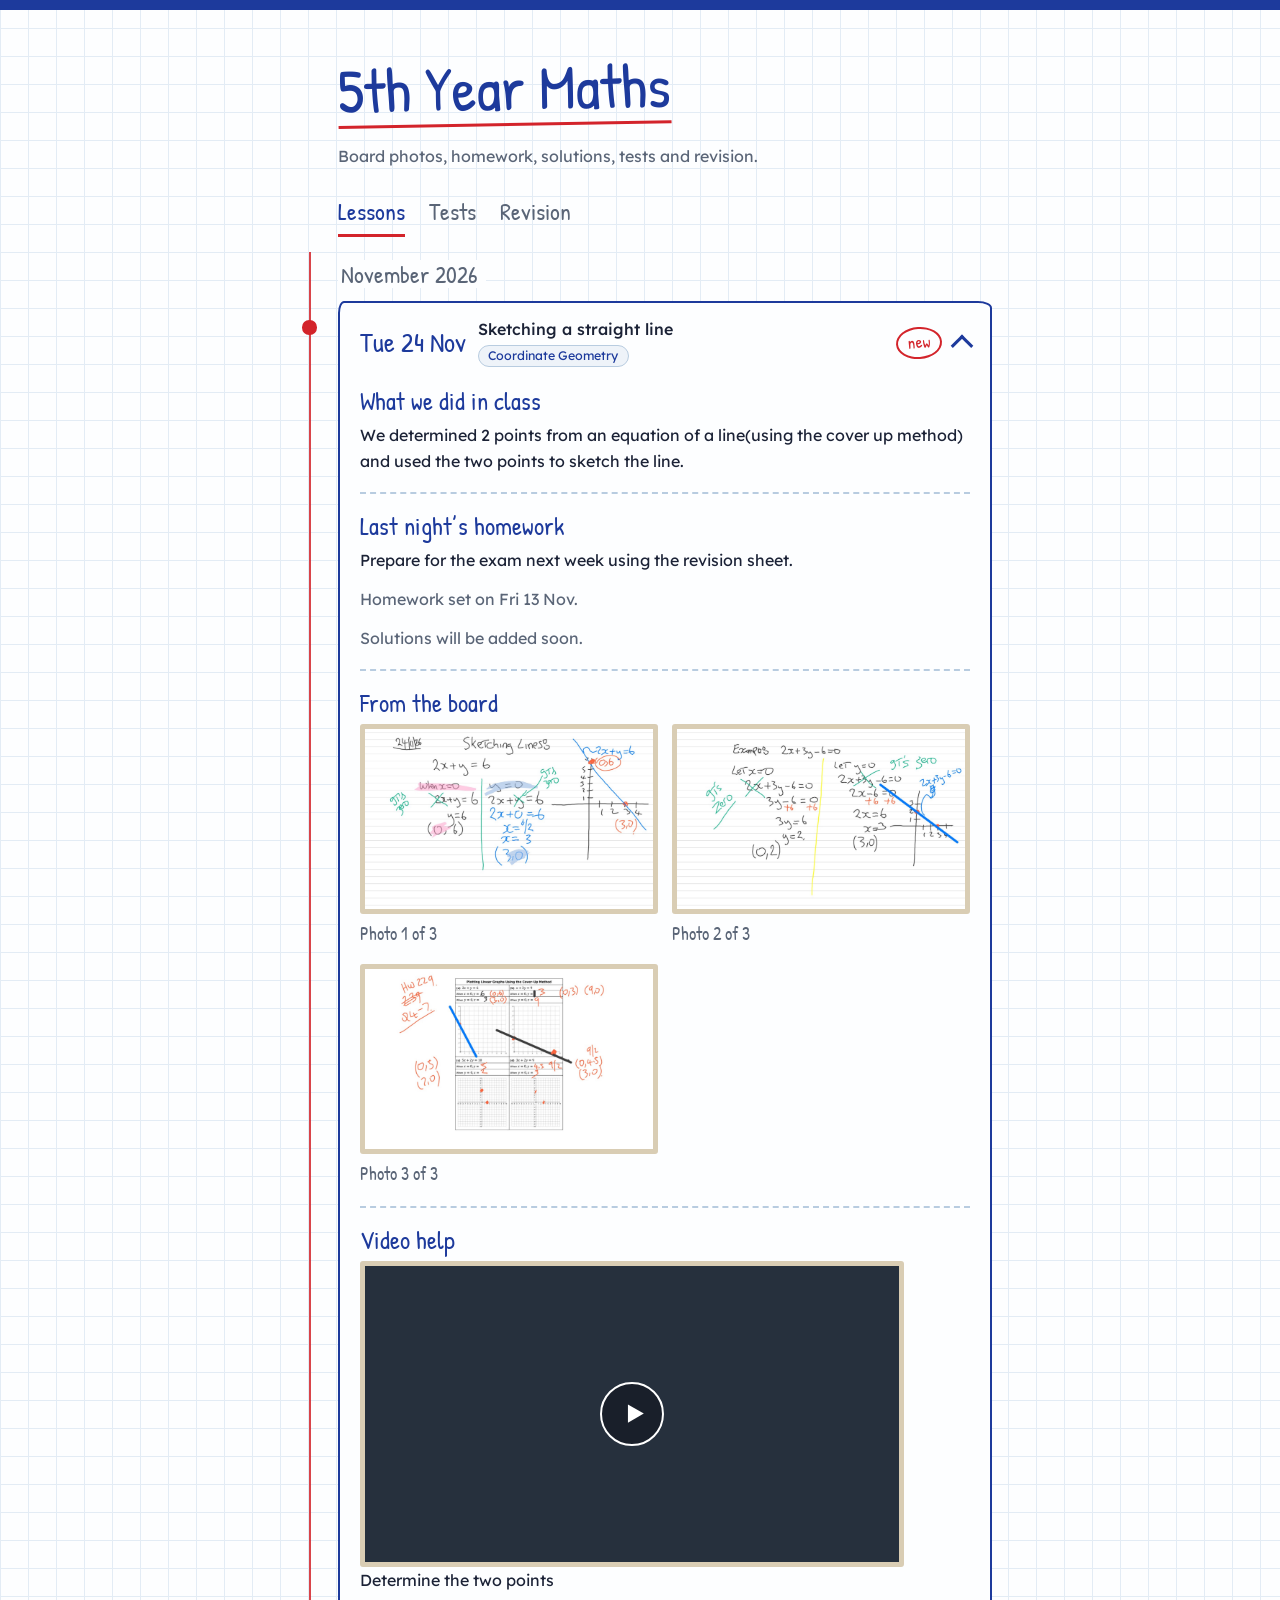
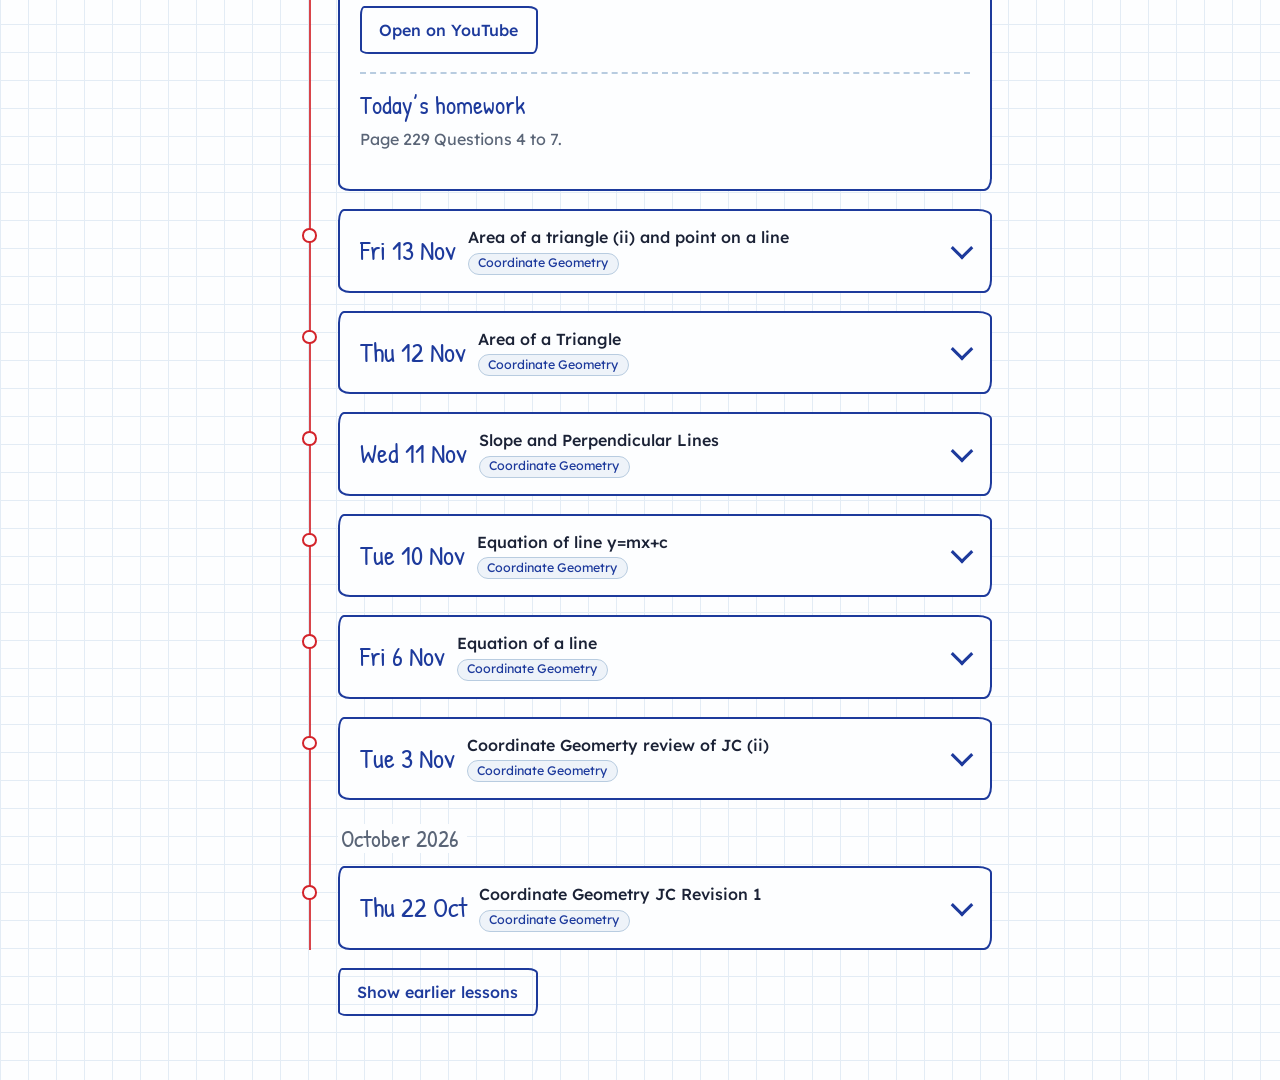
<file: index.html>
<!DOCTYPE html>
<html lang="en-GB">
<head>
<meta charset="utf-8">
<meta name="viewport" content="width=device-width, initial-scale=1, viewport-fit=cover">
<title>5th Year Maths</title>
<meta name="description" content="Board photos, homework, solutions and guided notes for 5th Year Maths.">
<link rel="icon" href="favicon.svg" type="image/svg+xml">
<link rel="preconnect" href="https://fonts.googleapis.com">
<link rel="preconnect" href="https://fonts.gstatic.com" crossorigin>
<link href="https://fonts.googleapis.com/css2?family=Lexend:wght@400;500&family=Patrick+Hand&display=swap" rel="stylesheet">
<link rel="stylesheet" href="style.css">
</head>
<body>
<main>
  <header>
    <h1><span id="siteTitle"></span></h1>
    <p id="siteIntro"></p>
  </header>
  <div class="tabs" id="tabs" role="tablist" aria-label="Sections"></div>
  <div id="view" role="tabpanel"></div>
  <noscript><p>This page needs JavaScript turned on to show the lessons.</p></noscript>
</main>

<dialog id="viewer" aria-label="Photo">
  <form method="dialog"><button class="btn">Close</button></form>
  <img id="viewerImg" alt="">
</dialog>

<script>
/* If something goes wrong, show what it was instead of a blank page. */
window.addEventListener("error", function (e) {
  var v = document.getElementById("view");
  if (!v || v.innerHTML.replace(/\s/g, "")) return;
  var m = (e && e.message ? e.message : "a file did not load properly. Check config.js and lessons.txt for a missing quote mark or bracket") + (e && e.filename ? " (" + e.filename.split("/").pop() + ", line " + e.lineno + ")" : "");
  v.innerHTML = '<p style="padding:1rem;border:2px solid #D3242B;background:#fff;color:#1B2236;font:1rem/1.5 system-ui,sans-serif">This page could not load. Please tell your teacher this message:<br><strong></strong></p>';
  v.querySelector("strong").textContent = m;
}, true);
</script>
<script src="config.js"></script>
<script src="app.js"></script>
</body>
</html>
</file>
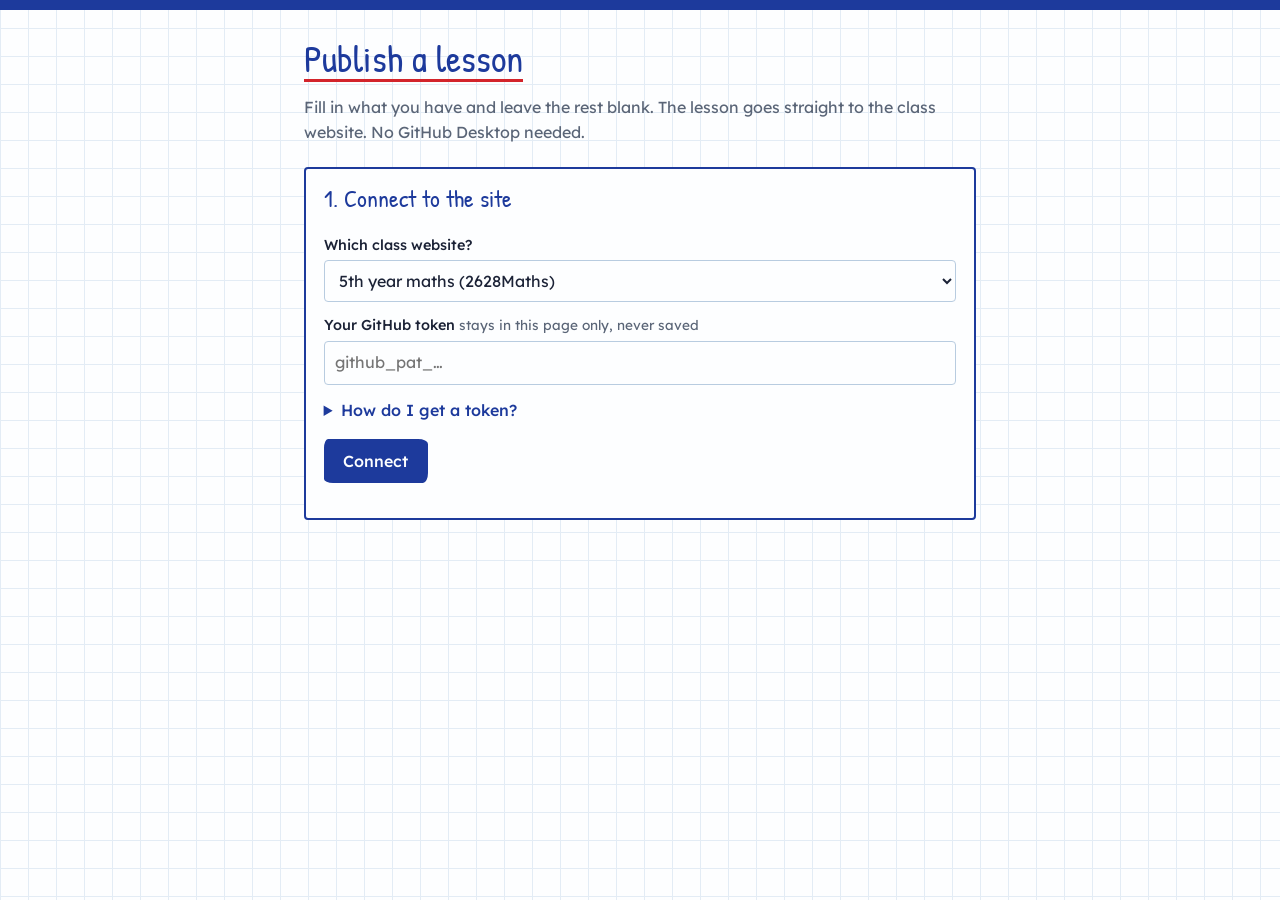
<file: teacher.html>
<!doctype html>
<html lang="en-GB">
<head>
<meta charset="utf-8">
<meta name="viewport" content="width=device-width, initial-scale=1">
<meta name="robots" content="noindex, nofollow">
<title>Publish a lesson</title>
<link rel="preconnect" href="https://fonts.googleapis.com">
<link href="https://fonts.googleapis.com/css2?family=Lexend:wght@400;500&family=Patrick+Hand&display=swap" rel="stylesheet">
<style>
:root{--ink:#1D3A9C;--pen:#D3242B;--paper:#FDFEFF;--grid:#E3ECF5;--text:#1B2236;--muted:#5A6577;--rule:#B8CCE0;--tint:#EEF3F9;--good:#1c6b3a;
 --hand:"Patrick Hand","Bradley Hand",cursive;--sans:"Lexend",system-ui,sans-serif}
@media (prefers-color-scheme:dark){:root{--ink:#A9BCFF;--pen:#FF7B80;--paper:#141A24;--grid:#1E2837;--text:#E6EAF2;--muted:#9AA5B8;--rule:#34445C;--tint:#1E2837;--good:#7fd69a}}
*{box-sizing:border-box}
body{margin:0;background-color:var(--paper);background-image:linear-gradient(var(--grid) 1px,transparent 1px),linear-gradient(90deg,var(--grid) 1px,transparent 1px);background-size:28px 28px;color:var(--text);font:1rem/1.55 var(--sans);border-top:10px solid var(--ink)}
main{max-width:44rem;margin:0 auto;padding:1.5rem 1rem 4rem}
h1{font:400 2.4rem/1.1 var(--hand);color:var(--ink);margin:.2rem 0 .3rem;display:inline-block;border-bottom:3px solid var(--pen)}
.sub{color:var(--muted);margin:.5rem 0 1.4rem}
.card{background:var(--paper);border:2px solid var(--ink);border-radius:4px;padding:1rem 1.1rem 1.2rem;margin-bottom:1.1rem}
h2{font:400 1.5rem/1.15 var(--hand);color:var(--ink);margin:0 0 .5rem}
label{display:block;font-weight:500;font-size:.9rem;margin:.8rem 0 .25rem}
.hint{color:var(--muted);font-size:.85rem;font-weight:400}
input[type=text],input[type=date],input[type=password],select,textarea{width:100%;font:inherit;color:var(--text);background:var(--paper);border:1.5px solid var(--rule);border-radius:4px;padding:.55rem .65rem}
textarea{min-height:5rem;resize:vertical}
input:focus,select:focus,textarea:focus,button:focus-visible{outline:3px solid var(--pen);outline-offset:1px}
.row{display:flex;gap:.6rem;flex-wrap:wrap}.row>*{flex:1 1 12rem}
.check{display:flex;gap:.6rem;align-items:flex-start;font-weight:400;margin-top:1rem}
.check input{margin-top:.3rem;width:1.1rem;height:1.1rem}
button{font:500 1rem var(--sans);cursor:pointer;min-height:44px;padding:.3rem 1.1rem;background:transparent;color:var(--ink);border:2px solid var(--ink);border-radius:4px 10px 5px 9px/9px 5px 10px 4px}
button:hover{background:var(--ink);color:var(--paper)}
button:disabled{opacity:.5;cursor:default}
button.main{background:var(--ink);color:var(--paper)}button.main:hover:not(:disabled){background:transparent;color:var(--ink)}
button.small{min-height:34px;font-size:.85rem;padding:.1rem .7rem}
.drop{border:2px dashed var(--rule);border-radius:6px;padding:1.2rem;text-align:center;color:var(--muted);background:var(--tint);cursor:pointer}
.drop.over{border-color:var(--pen);background:var(--paper)}
.thumbs{display:grid;grid-template-columns:repeat(auto-fill,minmax(8.5rem,1fr));gap:.7rem;margin-top:.8rem}
.thumb{border:1.5px solid var(--rule);border-radius:4px;padding:.4rem;background:var(--paper);font-size:.78rem;word-break:break-all}
.thumb img{width:100%;height:6rem;object-fit:cover;border-radius:3px;display:block;background:var(--tint)}
.thumb .ph{height:6rem;display:grid;place-items:center;background:var(--tint);border-radius:3px;color:var(--muted)}
.thumb .acts{display:flex;gap:.25rem;margin-top:.35rem}.thumb .acts button{min-height:30px;padding:0 .5rem;font-size:.8rem;flex:1}
.msg{padding:.7rem .9rem;border-radius:4px;margin:.8rem 0;border:1.5px solid var(--pen)}
.msg.ok{border-color:var(--good)}
details{margin-top:.8rem}summary{cursor:pointer;color:var(--ink);font-weight:500}
details ol{margin:.5rem 0 0;padding-left:1.3rem}details li{margin:.3rem 0}
pre{white-space:pre-wrap;word-break:break-word;background:var(--tint);border:1.5px solid var(--rule);border-radius:4px;padding:.8rem;font:.88rem/1.5 ui-monospace,Menlo,monospace}
.progress{color:var(--muted);min-height:1.5em}
[hidden]{display:none!important}
</style>
</head>
<body>
<main>
<h1>Publish a lesson</h1>
<p class="sub">Fill in what you have and leave the rest blank. The lesson goes straight to the class website. No GitHub Desktop needed.</p>

<div class="card" id="connectCard">
  <h2>1. Connect to the site</h2>
  <div class="row">
    <div><label for="repo">Which class website?</label>
      <select id="repo" aria-label="Class website">
        <option value="alanhere/2628Maths">5th year maths (2628Maths)</option>
        <option value="alanhere/mathsJC2027">3rd year maths (mathsJC2027)</option>
        <option value="alanhere/MathsJC2028">2nd year HL maths (MathsJC2028)</option>
        <option value="__other__">Another site…</option>
      </select></div>
    <div id="otherWrap" hidden><label for="other">Owner and repository</label><input type="text" id="other" placeholder="alanhere/YourRepo" autocomplete="off"></div>
  </div>
  <label for="token">Your GitHub token <span class="hint">stays in this page only, never saved</span></label>
  <input type="password" id="token" autocomplete="current-password" placeholder="github_pat_…">
  <details>
    <summary>How do I get a token?</summary>
    <ol>
      <li>Sign in to github.com, click your picture, then <strong>Settings</strong>.</li>
      <li>Scroll down to <strong>Developer settings</strong>, then <strong>Personal access tokens</strong>, then <strong>Fine-grained tokens</strong>, then <strong>Generate new token</strong>.</li>
      <li>Name it “Lesson publisher”. Set the expiry to a year.</li>
      <li>Under <strong>Repository access</strong> choose <strong>Only select repositories</strong> and tick your class websites.</li>
      <li>Under <strong>Permissions</strong>, then <strong>Repository permissions</strong>, set <strong>Contents</strong> to <strong>Read and write</strong>.</li>
      <li>Click <strong>Generate token</strong> and copy it (it starts github_pat_). You only see it once, so keep it in a password manager.</li>
    </ol>
  </details>
  <p><button type="button" class="main" id="connect">Connect</button></p>
  <div id="connMsg" class="msg" hidden></div>
</div>

<div id="form" hidden>
  <div class="card">
    <h2>2. The lesson</h2>
    <div class="row">
      <div><label for="date">Date</label><input type="date" id="date"></div>
      <div style="flex:3 1 16rem"><label for="title">Title <span class="hint">(required)</span></label><input type="text" id="title" placeholder="Solving simultaneous equations" autocomplete="off"></div>
    </div>
    <label for="topic">Topic <span class="hint">optional, a small tag under the title. Pick one you have used, or type a new one</span></label>
    <input type="text" id="topic" list="topics" autocomplete="off" placeholder="Algebra">
    <datalist id="topics"></datalist>
    <div id="dupe" class="msg" hidden></div>
    <label for="summary">What we did in class <span class="hint">one or two sentences</span></label>
    <textarea id="summary"></textarea>
  </div>

  <div class="card">
    <h2>Homework</h2>
    <label for="hwdesc">Today’s homework <span class="hint">for example Exercise 7C, questions 1 to 10</span></label>
    <input type="text" id="hwdesc" autocomplete="off">
    <label for="hwlink">Link to today’s homework <span class="hint">Google Drive share link</span></label>
    <input type="text" id="hwlink" autocomplete="off">
    <label for="solutions">Link to last night’s solutions <span class="hint">can be added later</span></label>
    <input type="text" id="solutions" autocomplete="off">
    <label class="check"><input type="checkbox" id="hidehw"><span>Hide the “Last night’s homework” box on this lesson</span></label>
  </div>

  <div class="card">
    <h2>From the board</h2>
    <div class="drop" id="drop" tabindex="0" role="button">Drop photos or a board PDF here, or click to choose<br><span class="hint">Photos are shrunk and named with the date. Each page of a PDF becomes a picture.</span></div>
    <input type="file" id="files" accept="image/*,.heic,.heif,.pdf" multiple hidden>
    <p class="hint" id="fileStatus" role="status" aria-live="polite"></p>
    <div class="thumbs" id="thumbs"></div>
  </div>

  <div class="card">
    <h2>Video help and exit quiz</h2>
    <div id="vids"></div>
    <p><button type="button" class="small" id="addvid">+ Add another video</button> <span class="hint">up to 3</span></p>
    <label for="exitquiz">Exit quiz link <span class="hint">isaacscience.org, leave blank if none</span></label>
    <input type="text" id="exitquiz" autocomplete="off">
  </div>

  <div id="err" class="msg" hidden></div>
  <p class="progress" id="progress" role="status" aria-live="polite"></p>
  <button type="button" class="main" id="publish">Publish lesson to the website</button>
</div>

<div id="done" hidden>
  <div class="card">
    <h2>Lesson published</h2>
    <p id="doneMsg"></p>
    <pre id="block"></pre>
    <p class="hint">The website updates in a minute or two. Refresh with Cmd+Shift+R if you do not see it straight away.</p>
    <div class="row">
      <button type="button" class="main" id="viewSite">View the website</button>
      <button type="button" id="another">Publish another lesson</button>
    </div>
  </div>
</div>
</main>

<script>
(function () {
  "use strict";
  var $ = function (id) { return document.getElementById(id); };
  var S = { owner: "", repo: "", branch: "main", dates: [] };
  var files = [];            /* { blob, name, isPdf, url } */
  var vidCount = 0, topicTouched = false;
  var MAX_TOTAL = 40 * 1024 * 1024;

  /* ---------- small helpers ---------- */
  function today() {
    var d = new Date();
    return d.getFullYear() + "-" + ("0" + (d.getMonth() + 1)).slice(-2) + "-" + ("0" + d.getDate()).slice(-2);
  }
  function one(s) { return String(s || "").replace(/\s+/g, " ").trim(); }
  function show(el, text, ok) { el.textContent = text || ""; el.hidden = !text; el.classList.toggle("ok", !!ok); }
  function store(k, v) { try { localStorage.setItem(k, v); } catch (e) {} }
  function fetchStore(k) { try { return localStorage.getItem(k) || ""; } catch (e) { return ""; } }

  /* ---------- GitHub ---------- */
  function headers(raw) {
    return {
      "Accept": raw ? "application/vnd.github.raw+json" : "application/vnd.github+json",
      "Authorization": "Bearer " + $("token").value.trim(),
      "X-GitHub-Api-Version": "2022-11-28"
    };
  }
  function explain(status, detail) {
    if (status === 401) return "GitHub did not accept that token. Check you copied all of it, and that it has not expired.";
    if (status === 403) return "GitHub says this token is not allowed to do that. Check the token has Contents set to Read and write for this repository.";
    if (status === 404) return "GitHub cannot find that repository with this token. Check the name, and that the token includes this repository.";
    if (status === 422) return "The website changed while you were working. Click Publish again.";
    return "GitHub said: " + (detail || status);
  }
  async function api(path, method, body) {
    var opts = { method: method || "GET", headers: headers(false), cache: "no-store" };
    if (body) { opts.headers["Content-Type"] = "application/json"; opts.body = JSON.stringify(body); }
    var res = await fetch("https://api.github.com" + path, opts);
    if (!res.ok) {
      var d = ""; try { d = (await res.json()).message || ""; } catch (e) {}
      var err = new Error(explain(res.status, d)); err.status = res.status; throw err;
    }
    return res.json();
  }
  async function readText(path) {
    var res = await fetch("https://api.github.com/repos/" + S.owner + "/" + S.repo + "/contents/" + path + "?ref=" + encodeURIComponent(S.branch) + "&t=" + Date.now(),
      { headers: headers(true), cache: "no-store" });
    if (res.status === 404) return null;
    if (!res.ok) { var err = new Error(explain(res.status)); err.status = res.status; throw err; }
    return res.text();
  }
  async function listDir(dir) {
    try {
      var list = await api("/repos/" + S.owner + "/" + S.repo + "/contents/" + dir + "?ref=" + encodeURIComponent(S.branch) + "&t=" + Date.now());
      return Array.isArray(list) ? list.map(function (x) { return x.name; }) : [];
    } catch (e) { if (e.status === 404) return []; throw e; }
  }
  function repoName() {
    var v = $("repo").value;
    if (v === "__other__") v = $("other").value.trim();
    var m = v.match(/^([\w.-]+)\/([\w.-]+)$/);
    return m ? { owner: m[1], repo: m[2] } : null;
  }

  /* ---------- connect ---------- */
  function readLessons(text) {
    var dates = [], topics = [], last = null, cur = null;
    text.replace(/\r/g, "").split("\n").forEach(function (raw) {
      var line = raw.trim();
      if (!line || line[0] === "#") return;
      var m = line.match(/^([A-Za-z][A-Za-z0-9-]*)\s*:\s*(.*)$/);
      if (!m) return;
      var k = m[1].toLowerCase(), v = m[2];
      if (k === "date") { cur = { date: v.trim(), title: "" }; dates.push(cur.date); if (!last || cur.date >= last.date) last = cur; }
      else if (k === "title" && cur && !cur.title) cur.title = v.trim();
      else if (k === "topic" && v.trim() && topics.indexOf(v.trim()) < 0) topics.push(v.trim());
    });
    return { dates: dates, topics: topics, last: last };
  }
  function checkDupe() {
    var d = $("date").value, e = $("dupe");
    show(e, d && S.dates.indexOf(d) >= 0 ? "There is already a lesson dated " + d + ". Publishing will add another one for the same day." : "");
  }
  async function connect() {
    var r = repoName();
    show($("connMsg"), "");
    if (!r) return show($("connMsg"), "Type the repository as owner/name, for example alanhere/2628Maths.");
    if (!$("token").value.trim()) return show($("connMsg"), "Paste your GitHub token first.");
    var btn = $("connect"); btn.disabled = true; btn.textContent = "Connecting…";
    try {
      S.owner = r.owner; S.repo = r.repo;
      var info = await api("/repos/" + r.owner + "/" + r.repo);
      S.branch = info.default_branch || "main";
      var lessons = await readText("lessons.txt");
      if (lessons === null) throw new Error("That repository has no lessons.txt, so it does not look like one of the class websites.");
      var cfg = (await readText("config.js")) || "";
      var t = cfg.match(/title:\s*"([^"]*)"/);
      var parsed = readLessons(lessons);
      S.dates = parsed.dates;
      var dl = $("topics"); dl.innerHTML = "";
      parsed.topics.forEach(function (x) { var o = document.createElement("option"); o.value = x; dl.appendChild(o); });
      if (!topicTouched) $("topic").value = parsed.topics[0] || "";
      store("lessonPublisherRepo", $("repo").value === "__other__" ? "__other__:" + $("other").value.trim() : $("repo").value);
      show($("connMsg"), "Connected to " + (t ? t[1] : r.repo) + ". " + (parsed.last ? "Latest lesson: " + parsed.last.date + (parsed.last.title ? " – " + parsed.last.title : "") + "." : "No lessons yet."), true);
      $("form").hidden = false;
      checkDupe();
    } catch (e) {
      show($("connMsg"), e.message || "Could not connect. Check your internet and try again.");
      $("form").hidden = true;
    }
    btn.disabled = false; btn.textContent = "Connect";
  }
  $("connect").addEventListener("click", connect);
  $("token").addEventListener("keydown", function (e) { if (e.key === "Enter") connect(); });
  $("repo").addEventListener("change", function () { $("otherWrap").hidden = $("repo").value !== "__other__"; $("form").hidden = true; });
  $("date").addEventListener("change", checkDupe);
  $("topic").addEventListener("input", function () { topicTouched = true; });

  /* ---------- videos ---------- */
  function addVideo() {
    if (vidCount >= 3) return;
    vidCount++;
    var d = document.createElement("div");
    d.innerHTML = '<label for="vid' + vidCount + '">Video ' + vidCount + ' link <span class="hint">YouTube. You can write a title first: Worked answers | https://…</span></label><input type="text" class="vid" id="vid' + vidCount + '" autocomplete="off">';
    $("vids").appendChild(d);
    if (vidCount >= 3) $("addvid").hidden = true;
  }
  $("addvid").addEventListener("click", addVideo);

  /* ---------- pictures ---------- */
  function toJpeg(canvas, q) {
    return new Promise(function (res) { canvas.toBlob(res, "image/jpeg", q); });
  }
  async function loadBitmap(file) {
    if (window.createImageBitmap) {
      try { return await createImageBitmap(file, { imageOrientation: "from-image" }); } catch (e) {}
    }
    return new Promise(function (res, rej) {
      var img = new Image(), u = URL.createObjectURL(file);
      img.onload = function () { res(img); };
      img.onerror = function () { rej(new Error("unreadable")); };
      img.src = u;
    });
  }
  async function shrinkPhoto(file) {
    var bmp = await loadBitmap(file);
    var w = bmp.width || bmp.naturalWidth, h = bmp.height || bmp.naturalHeight;
    var k = Math.min(1, 1600 / Math.max(w, h));
    var c = document.createElement("canvas"); c.width = Math.round(w * k); c.height = Math.round(h * k);
    var ctx = c.getContext("2d"); ctx.fillStyle = "#fff"; ctx.fillRect(0, 0, c.width, c.height);
    ctx.drawImage(bmp, 0, 0, c.width, c.height);
    return toJpeg(c, 0.7);
  }

  var PDFJS = "https://cdnjs.cloudflare.com/ajax/libs/pdf.js/3.11.174/", pdfReady = null;
  function loadPdfJs() {
    if (pdfReady) return pdfReady;
    pdfReady = new Promise(function (res, rej) {
      var s = document.createElement("script");
      s.src = PDFJS + "pdf.min.js";
      s.onload = function () {
        fetch(PDFJS + "pdf.worker.min.js").then(function (r) { return r.text(); }).then(function (txt) {
          window.pdfjsLib.GlobalWorkerOptions.workerSrc = URL.createObjectURL(new Blob([txt], { type: "text/javascript" }));
          res(window.pdfjsLib);
        }).catch(rej);
      };
      s.onerror = function () { rej(new Error("load")); };
      document.head.appendChild(s);
    });
    pdfReady.catch(function () { pdfReady = null; });
    return pdfReady;
  }
  async function pdfToPictures(file, say) {
    var lib = await loadPdfJs();
    var doc = await lib.getDocument({ data: await file.arrayBuffer() }).promise;
    var total = Math.min(doc.numPages, 20), out = [];
    for (var n = 1; n <= total; n++) {
      say("Turning " + file.name + " into pictures: page " + n + " of " + total + "…");
      var page = await doc.getPage(n);
      var v1 = page.getViewport({ scale: 1 });
      var vp = page.getViewport({ scale: 1600 / Math.max(v1.width, v1.height) });
      var c = document.createElement("canvas"); c.width = Math.round(vp.width); c.height = Math.round(vp.height);
      var ctx = c.getContext("2d"); ctx.fillStyle = "#fff"; ctx.fillRect(0, 0, c.width, c.height);
      await page.render({ canvasContext: ctx, viewport: vp }).promise;
      out.push(await toJpeg(c, 0.8));
    }
    return { blobs: out, skipped: doc.numPages - total };
  }

  function push(blob, name, isPdf) { files.push({ blob: blob, name: name, isPdf: isPdf, url: isPdf ? "" : URL.createObjectURL(blob) }); }
  async function addFiles(list) {
    var st = $("fileStatus"), notes = [];
    for (var i = 0; i < list.length; i++) {
      var f = list[i];
      var isPdf = /\.pdf$/i.test(f.name) || f.type === "application/pdf";
      try {
        if (isPdf) {
          try {
            var r = await pdfToPictures(f, function (m) { st.textContent = m; });
            r.blobs.forEach(function (b, k) { push(b, f.name.replace(/\.pdf$/i, "") + "-page-" + (k + 1) + ".jpg", false); });
            notes.push("Turned " + f.name + " into " + r.blobs.length + " picture(s)." + (r.skipped ? " Only the first 20 pages were used." : ""));
          } catch (e) {
            push(f, f.name, true);
            notes.push("Could not turn " + f.name + " into pictures, so it will be saved as a PDF instead.");
          }
        } else {
          st.textContent = "Shrinking " + f.name + "…";
          push(await shrinkPhoto(f), f.name, false);
        }
      } catch (e) {
        notes.push("Could not read " + f.name + ". If it is a HEIC photo, try Safari, or export it as a JPEG first.");
      }
      drawThumbs();
    }
    st.textContent = notes.join(" ");
    drawThumbs();
  }
  function drawThumbs() {
    var t = $("thumbs"); t.innerHTML = ""; var p = 0;
    files.forEach(function (x, i) {
      var d = document.createElement("div"); d.className = "thumb";
      var pic;
      if (x.isPdf) { pic = document.createElement("div"); pic.className = "ph"; pic.textContent = "PDF"; }
      else { pic = document.createElement("img"); pic.alt = ""; pic.src = x.url; }
      d.appendChild(pic);
      var lab = document.createElement("div"); if (!x.isPdf) p++;
      lab.textContent = x.isPdf ? "Board PDF" : "Photo " + p; d.appendChild(lab);
      var a = document.createElement("div"); a.className = "acts";
      function btn(txt, label, fn) { var b = document.createElement("button"); b.type = "button"; b.textContent = txt; b.setAttribute("aria-label", label); b.onclick = fn; a.appendChild(b); }
      btn("←", "Move earlier", function () { if (i > 0) { var y = files[i - 1]; files[i - 1] = files[i]; files[i] = y; drawThumbs(); } });
      btn("→", "Move later", function () { if (i < files.length - 1) { var y = files[i + 1]; files[i + 1] = files[i]; files[i] = y; drawThumbs(); } });
      btn("✕", "Remove", function () { files.splice(i, 1); drawThumbs(); });
      d.appendChild(a); t.appendChild(d);
    });
  }
  var drop = $("drop");
  drop.addEventListener("click", function () { $("files").click(); });
  drop.addEventListener("keydown", function (e) { if (e.key === "Enter" || e.key === " ") { e.preventDefault(); $("files").click(); } });
  $("files").addEventListener("change", function (e) { addFiles(Array.prototype.slice.call(e.target.files)); e.target.value = ""; });
  ["dragenter", "dragover"].forEach(function (n) { drop.addEventListener(n, function (e) { e.preventDefault(); drop.classList.add("over"); }); });
  ["dragleave", "drop"].forEach(function (n) { drop.addEventListener(n, function (e) { e.preventDefault(); drop.classList.remove("over"); }); });
  drop.addEventListener("drop", function (e) { addFiles(Array.prototype.slice.call(e.dataTransfer.files)); });
  window.addEventListener("dragover", function (e) { e.preventDefault(); });
  window.addEventListener("drop", function (e) { e.preventDefault(); });

  function toB64(blob) {
    return new Promise(function (res, rej) {
      var r = new FileReader();
      r.onload = function () { res(String(r.result).split(",")[1] || ""); };
      r.onerror = rej; r.readAsDataURL(blob);
    });
  }

  /* ---------- publish ---------- */
  function buildBlock(date, boards, photos) {
    var L = ["date: " + date, "title: " + one($("title").value)];
    if (one($("topic").value)) L.push("topic: " + one($("topic").value));
    if (one($("summary").value)) L.push("summary: " + one($("summary").value));
    var hd = one($("hwdesc").value), hl = one($("hwlink").value);
    if (hd && hl) L.push("homework: " + hd + " | " + hl); else if (hd || hl) L.push("homework: " + (hl || hd));
    boards.forEach(function (b) { L.push("board: " + b); });
    if (photos.length) L.push("photos: " + photos.join(", "));
    if (one($("solutions").value)) L.push("solutions: " + one($("solutions").value));
    if ($("hidehw").checked) L.push("hidehomework: yes");
    Array.prototype.slice.call(document.querySelectorAll(".vid")).map(function (i) { return one(i.value); }).filter(Boolean).slice(0, 3)
      .forEach(function (v) { L.push("video: " + v); });
    if (one($("exitquiz").value)) L.push("exitquiz: " + one($("exitquiz").value));
    return L.join("\n");
  }
  async function publish() {
    var err = $("err"), prog = $("progress"); show(err, "");
    var date = $("date").value;
    if (!/^\d{4}-\d{2}-\d{2}$/.test(date)) return show(err, "Choose the lesson date.");
    if (!one($("title").value)) { $("title").focus(); return show(err, "A lesson needs a title."); }
    var total = files.reduce(function (n, f) { return n + f.blob.size; }, 0);
    if (total > MAX_TOTAL) return show(err, "The pictures add up to more than 40 MB. Remove some, or use fewer pages.");
    var btn = $("publish"); btn.disabled = true;
    try {
      var base = "/repos/" + S.owner + "/" + S.repo;
      prog.textContent = "Checking the website for changes…";
      var ref = await api(base + "/git/ref/heads/" + S.branch.split("/").map(encodeURIComponent).join("/"));
      var parentSha = ref.object.sha;
      var parent = await api(base + "/git/commits/" + parentSha);
      var lessons = await readText("lessons.txt");
      if (lessons === null) throw new Error("lessons.txt has gone missing from the repository.");
      var photoNames = await listDir("photos"), boardNames = await listDir("board");

      var n = photoNames.filter(function (x) { return new RegExp("^" + date + "-\\d+\\.jpg$").test(x); }).length;
      var photos = [], boards = [], entries = [];
      for (var i = 0; i < files.length; i++) {
        var f = files[i], path, name;
        prog.textContent = "Uploading " + (i + 1) + " of " + files.length + "…";
        if (f.isPdf) {
          var bn = 1; name = date + ".pdf";
          while (boardNames.indexOf(name) >= 0 || boards.indexOf(name) >= 0) { bn++; name = date + "-" + bn + ".pdf"; }
          boards.push(name); path = "board/" + name;
        } else {
          n++; name = date + "-" + n + ".jpg";
          photos.push(name); path = "photos/" + name;
        }
        var blob = await api(base + "/git/blobs", "POST", { content: await toB64(f.blob), encoding: "base64" });
        entries.push({ path: path, mode: "100644", type: "blob", sha: blob.sha });
      }
      var block = buildBlock(date, boards, photos);
      var next = lessons + (lessons && !/\n$/.test(lessons) ? "\n" : "") + "\n" + block + "\n";
      var lb = await api(base + "/git/blobs", "POST", { content: next, encoding: "utf-8" });
      entries.push({ path: "lessons.txt", mode: "100644", type: "blob", sha: lb.sha });

      prog.textContent = "Publishing…";
      var tree = await api(base + "/git/trees", "POST", { base_tree: parent.tree.sha, tree: entries });
      var commit = await api(base + "/git/commits", "POST", { message: "Add lesson: " + date + " - " + one($("title").value), tree: tree.sha, parents: [parentSha] });
      await api(base + "/git/refs/heads/" + S.branch.split("/").map(encodeURIComponent).join("/"), "PATCH", { sha: commit.sha, force: false });

      S.dates.push(date);
      $("doneMsg").textContent = "Added to " + S.repo + ": " + boards.length + " board PDF(s) and " + photos.length + " photo(s).";
      $("block").textContent = block;
      $("form").hidden = true; $("connectCard").hidden = true; $("done").hidden = false; window.scrollTo(0, 0);
      prog.textContent = "";
    } catch (e) {
      show(err, "Nothing was published. " + (e.message || "Something went wrong.") );
      prog.textContent = "";
    }
    btn.disabled = false;
  }
  $("publish").addEventListener("click", publish);
  $("viewSite").addEventListener("click", function () { window.open("https://" + S.owner.toLowerCase() + ".github.io/" + S.repo + "/", "_blank", "noopener"); });
  $("another").addEventListener("click", function () { resetForm(); $("done").hidden = true; $("connectCard").hidden = false; $("form").hidden = false; checkDupe(); });

  function resetForm() {
    ["title", "summary", "hwdesc", "hwlink", "solutions", "exitquiz"].forEach(function (i) { $(i).value = ""; });
    $("hidehw").checked = false; topicTouched = false;
    $("date").value = today();
    $("vids").innerHTML = ""; vidCount = 0; $("addvid").hidden = false; addVideo();
    files = []; drawThumbs(); show($("err"), ""); $("fileStatus").textContent = ""; $("progress").textContent = "";
  }

  var saved = fetchStore("lessonPublisherRepo");
  if (saved.indexOf("__other__:") === 0) { $("repo").value = "__other__"; $("otherWrap").hidden = false; $("other").value = saved.slice(10); }
  else if (saved && $("repo").querySelector('option[value="' + saved + '"]')) $("repo").value = saved;
  resetForm();
})();
</script>
</body>
</html>
</file>
<file: style.css>
/* Exercise-book design: squared paper, ink blue, red pen.
   Colours are at the top. Change them here if you ever want to. */
:root {
  --ink: var(--ink-set, #1D3A9C);
  --pen: #D3242B;
  --paper: #FDFEFF;
  --grid: #E3ECF5;
  --text: #1B2236;
  --muted: #5A6577;
  --card: #FDFEFF;
  --rule: #B8CCE0;
  --tint: #EEF3F9;
  --ph: #E8EEF5;
  --hand: "Patrick Hand", "Segoe Print", "Bradley Hand", cursive;
  --sans: "Lexend", "Segoe UI", system-ui, sans-serif;
  box-sizing: border-box;
}
@media (prefers-color-scheme: dark) {
  :root {
    --ink: #A9BCFF; --pen: #FF7B80; --paper: #141A24; --grid: #1E2837; --text: #E6EAF2;
    --muted: #9AA5B8; --card: #19212E; --rule: #34445C; --tint: #1E2837; --ph: #1E2837;
  }
}
*, *::before, *::after { box-sizing: border-box; }
html { -webkit-text-size-adjust: 100%; }
body {
  margin: 0;
  border-top: 10px solid var(--ink);
  background-color: var(--paper);
  background-image:
    linear-gradient(var(--grid) 1px, transparent 1px),
    linear-gradient(90deg, var(--grid) 1px, transparent 1px);
  background-size: 28px 28px;
  color: var(--text);
  font-family: var(--sans);
  font-size: 1rem;
  line-height: 1.65;
}
main {
  max-width: 46rem; margin: 0 auto;
  padding: 1.5rem 1rem 4rem;
  padding-top: calc(1.5rem + env(safe-area-inset-top, 0px));
  padding-bottom: calc(4rem + env(safe-area-inset-bottom, 0px));
}
button { font: inherit; color: inherit; }
:focus-visible { outline: 3px solid var(--pen); outline-offset: 2px; }

/* Header */
header { padding: 0.5rem 0 1.25rem 3.1rem; }
h1 {
  font-family: var(--hand); font-weight: 400; margin: 0; color: var(--ink);
  font-size: clamp(2.5rem, 11vw, 3.9rem); line-height: 1.05;
  transform: rotate(-1deg); transform-origin: left;
}
h1 span { display: inline-block; border-bottom: 3px solid var(--pen); padding-bottom: 2px; }
header p { margin: 0.9rem 0 0; color: var(--muted); max-width: 30rem; }

/* Tabs (hidden automatically when a site has only one) */
.tabs { display: flex; flex-wrap: wrap; gap: 0 1.5rem; margin: 0 0 1.4rem 3.1rem; }
.tabs button {
  flex: none; min-height: 48px; padding: 0.3rem 0; background: none; border: 0; cursor: pointer;
  border-bottom: 3px solid transparent; font-family: var(--hand); font-size: 1.5rem; line-height: 1.2; color: var(--muted);
}
.tabs button[aria-selected="true"] { color: var(--ink); border-bottom-color: var(--pen); }

/* Timeline: the red margin line */
.timeline { position: relative; padding-left: 3.1rem; margin: 0; list-style: none; }
.timeline::before {
  content: ""; position: absolute; left: 1.3rem; top: -0.5rem; bottom: 0; width: 2px; background: var(--pen); opacity: 0.85;
}
.ghead { margin: 1.5rem 0 0.7rem; }
.ghead:first-child { margin-top: 0; }
.ghead h2 {
  display: inline-block; margin: 0; padding: 0 0.5rem 0 0.2rem; background: var(--paper);
  font-family: var(--hand); font-weight: 400; font-size: 1.5rem; line-height: 1.2; color: var(--muted);
}
.lesson { position: relative; margin: 0 0 1.1rem; }
.lesson::before {
  content: ""; position: absolute; left: -2.2rem; top: 1.2rem; width: 0.9rem; height: 0.9rem;
  border-radius: 50%; background: var(--paper); border: 2px solid var(--pen);
}
.lesson:has(details[open])::before { background: var(--pen); }

details {
  background: var(--card); border: 2px solid var(--ink);
  border-radius: 6px 14px 8px 12px / 12px 7px 13px 8px;
}
summary {
  list-style: none; cursor: pointer; display: flex; align-items: center; gap: 0.75rem;
  padding: 0.85rem 1rem; min-height: 58px;
}
summary::-webkit-details-marker { display: none; }
.date { font-family: var(--hand); font-size: 1.5rem; line-height: 1.1; color: var(--ink); white-space: nowrap; }
.topic { flex: 1; min-width: 0; font-weight: 500; line-height: 1.3; }
.chev {
  width: 1rem; height: 1rem; flex: none; border-right: 3px solid var(--ink); border-bottom: 3px solid var(--ink);
  transform: rotate(45deg) translate(-2px, -2px); transition: transform 0.2s;
}
details[open] .chev { transform: rotate(225deg) translate(-2px, -2px); }
.new {
  font-family: var(--hand); font-size: 1.05rem; color: var(--pen); border: 2px solid var(--pen);
  border-radius: 50%; padding: 0 0.6rem; transform: rotate(-4deg); flex: none;
}

.chip {
  display: table; margin-top: 0.3rem; font-size: 0.78rem; font-weight: 400; line-height: 1.5; color: var(--ink); background: var(--tint);
  border: 1px solid var(--rule); border-radius: 999px; padding: 0.05rem 0.6rem;
}

.body { padding: 0 1rem 1.25rem; }
.block { padding-top: 1.1rem; margin-top: 1.1rem; border-top: 2px dashed var(--rule); }
.block:first-child { border-top: 0; margin-top: 0; padding-top: 0.25rem; }
h3 { font-family: var(--hand); font-weight: 400; font-size: 1.55rem; line-height: 1.15; margin: 0 0 0.4rem; color: var(--ink); }
.block p { margin: 0 0 0.8rem; }
.block p.sub, .muted { color: var(--muted); }
.block ul.plain, .block ol { margin: 0 0 0.6rem; padding-left: 1.3rem; }
.block li { margin-bottom: 0.3rem; }
.block a:not(.btn):not(.q) { color: var(--ink); }

.btn {
  display: inline-flex; align-items: center; justify-content: center; min-height: 48px; padding: 0.6rem 1.1rem;
  font: 500 1rem var(--sans); text-decoration: none; color: var(--ink); background: transparent; cursor: pointer;
  border: 2px solid var(--ink); border-radius: 4px 10px 5px 9px / 9px 5px 10px 4px;
}
.btn:hover { background: var(--ink); color: var(--paper); }
.btn.main { background: var(--ink); color: var(--paper); }
.btn.main:hover { background: transparent; color: var(--ink); }
.btn + .btn { margin-left: 0.5rem; }

/* Photos */
.photos { display: grid; grid-template-columns: repeat(auto-fit, minmax(14rem, 1fr)); gap: 0.9rem; }
.ph { padding: 0; border: 0; background: none; cursor: pointer; text-align: left; display: block; }
.ph .frame {
  display: grid; place-items: center; min-height: 9rem; border: 5px solid #d9cdb4; border-radius: 3px;
  overflow: hidden; background: var(--ph);
}
.ph img { display: block; width: 100%; height: auto; }
.ph .miss { display: none; padding: 1rem; text-align: center; color: var(--muted); font-size: 0.9rem; }
.ph.missing img { display: none; }
.ph.missing .miss { display: block; }
.ph.missing { cursor: default; }
.cap { display: block; font-family: var(--hand); font-size: 1.15rem; margin-top: 0.3rem; color: var(--muted); }

/* Solutions: marked in red pen */
.marks { list-style: none; padding: 0; margin: 0 0 0.9rem; display: flex; flex-wrap: wrap; gap: 0.5rem; }
.block .marks li { margin: 0; }
a.q {
  display: inline-flex; align-items: center; justify-content: center; gap: 0.3rem; min-width: 52px; min-height: 46px; padding: 0.2rem 0.85rem;
  font-family: var(--hand); font-size: 1.3rem; text-decoration: none; color: var(--pen);
  border: 2px solid var(--pen); border-radius: 50% / 60%;
}
a.q:hover { background: var(--pen); color: var(--paper); }
.tick { width: 1rem; height: 1rem; }

/* Video */
.vthumb {
  position: relative; display: grid; place-items: center; width: 100%; max-width: 34rem; aspect-ratio: 16/9; padding: 0;
  border: 5px solid #d9cdb4; border-radius: 3px; cursor: pointer; overflow: hidden;
  background: #26303d var(--thumb, none) center / cover no-repeat;
}
.vthumb .play { display: grid; place-items: center; width: 4rem; height: 4rem; border-radius: 50%; background: rgba(20, 26, 36, 0.75); border: 2px solid #fff; }
.vthumb svg { width: 1.7rem; height: 1.7rem; fill: #fff; margin-left: 0.2rem; }
.vframe { width: 100%; max-width: 34rem; aspect-ratio: 16/9; border: 5px solid #d9cdb4; border-radius: 3px; overflow: hidden; background: #000; }
.vframe iframe { width: 100%; height: 100%; border: 0; display: block; }
.vcap { margin: 0.5rem 0 0.2rem; }

/* Tables and graphs */
.tablewrap { overflow-x: auto; margin: 0 0 0.9rem; }
table { border-collapse: collapse; min-width: 16rem; font-variant-numeric: tabular-nums; background: var(--card); }
th, td { border: 2px solid var(--rule); padding: 0.4rem 1rem; text-align: left; }
th { background: var(--tint); font-weight: 500; }
.graph { max-width: 28rem; margin: 0 0 0.9rem; border: 2px solid var(--rule); background: var(--card); border-radius: 4px; padding: 0.3rem; }
.graph svg { display: block; width: 100%; height: auto; }
.g-grid { stroke: var(--grid); stroke-width: 1.5; }
.g-axis { stroke: var(--text); stroke-width: 1.5; }
.g-text { fill: var(--text); font: 12px var(--sans); }
.g-pt { stroke: var(--pen); stroke-width: 2.5; fill: none; stroke-linecap: round; }
.g-fit { stroke: var(--ink); stroke-width: 2; fill: none; }

.more {
  display: block; margin: 0.4rem 0 0 3.1rem; background: none; border: 2px solid var(--ink); color: var(--ink); cursor: pointer;
  font: 500 1rem var(--sans); min-height: 48px; padding: 0.5rem 1.1rem; border-radius: 4px 10px 5px 9px / 9px 5px 10px 4px;
}
.more:hover { background: var(--ink); color: var(--paper); }
.note { margin: 1rem 0 0 3.1rem; color: var(--muted); }
.note.warn { color: var(--pen); }

dialog { border: 0; padding: 0; background: transparent; max-width: 96vw; width: 52rem; }
dialog::backdrop { background: rgba(10, 14, 22, 0.82); }
dialog form { display: flex; justify-content: flex-end; margin-bottom: 0.5rem; }
dialog img { display: block; width: 100%; height: auto; border: 8px solid #d9cdb4; border-radius: 3px; background: var(--paper); }
dialog .btn { background: var(--paper); }

@media (min-width: 40rem) {
  main { padding-top: calc(2.5rem + env(safe-area-inset-top, 0px)); }
  .date { font-size: 1.7rem; }
  summary { padding: 1rem 1.25rem; }
  .body { padding: 0 1.25rem 1.5rem; }
}
@media (prefers-reduced-motion: reduce) { .chev { transition: none; } }

/* Guided notes cards */
.card {
  background: var(--card); border: 2px solid var(--ink); padding: 1rem 1.1rem;
  border-radius: 6px 14px 8px 12px / 12px 7px 13px 8px;
}
.card b { display: block; font-weight: 500; line-height: 1.35; }
.card p { margin: 0.25rem 0 0; color: var(--muted); }
.card .actions { display: flex; flex-wrap: wrap; align-items: center; gap: 0.5rem; margin-top: 0.9rem; }
.card .actions .btn + .btn { margin-left: 0; }

.actions { display: flex; flex-wrap: wrap; align-items: center; gap: 0.5rem; }
.actions .btn + .btn { margin-left: 0; }

/* Switch between sections inside a tab (Study) */
.subtabs { display: flex; flex-wrap: wrap; gap: 0.5rem; margin: 0 0 1.2rem 3.1rem; }
.subtabs button {
  min-height: 44px; padding: 0.3rem 1rem; cursor: pointer; background: transparent; color: var(--ink);
  font: 500 1rem var(--sans); border: 2px solid var(--ink); border-radius: 4px 10px 5px 9px / 9px 5px 10px 4px;
}
.subtabs button[aria-pressed="true"] { background: var(--ink); color: var(--paper); }

.actions + .photos { margin-top: 0.9rem; }

.videoitem + .videoitem { margin-top: 22px; }

/* Phones: date, "new" and the arrow on the first line, title and topic tag underneath */
@media (max-width: 520px) {
  summary { flex-wrap: wrap; row-gap: 0.25rem; }
  .date { order: 1; }
  .new { order: 2; }
  .chev { order: 3; margin-left: auto; }
  .topic { order: 4; flex: 1 1 100%; }
}
</file>
